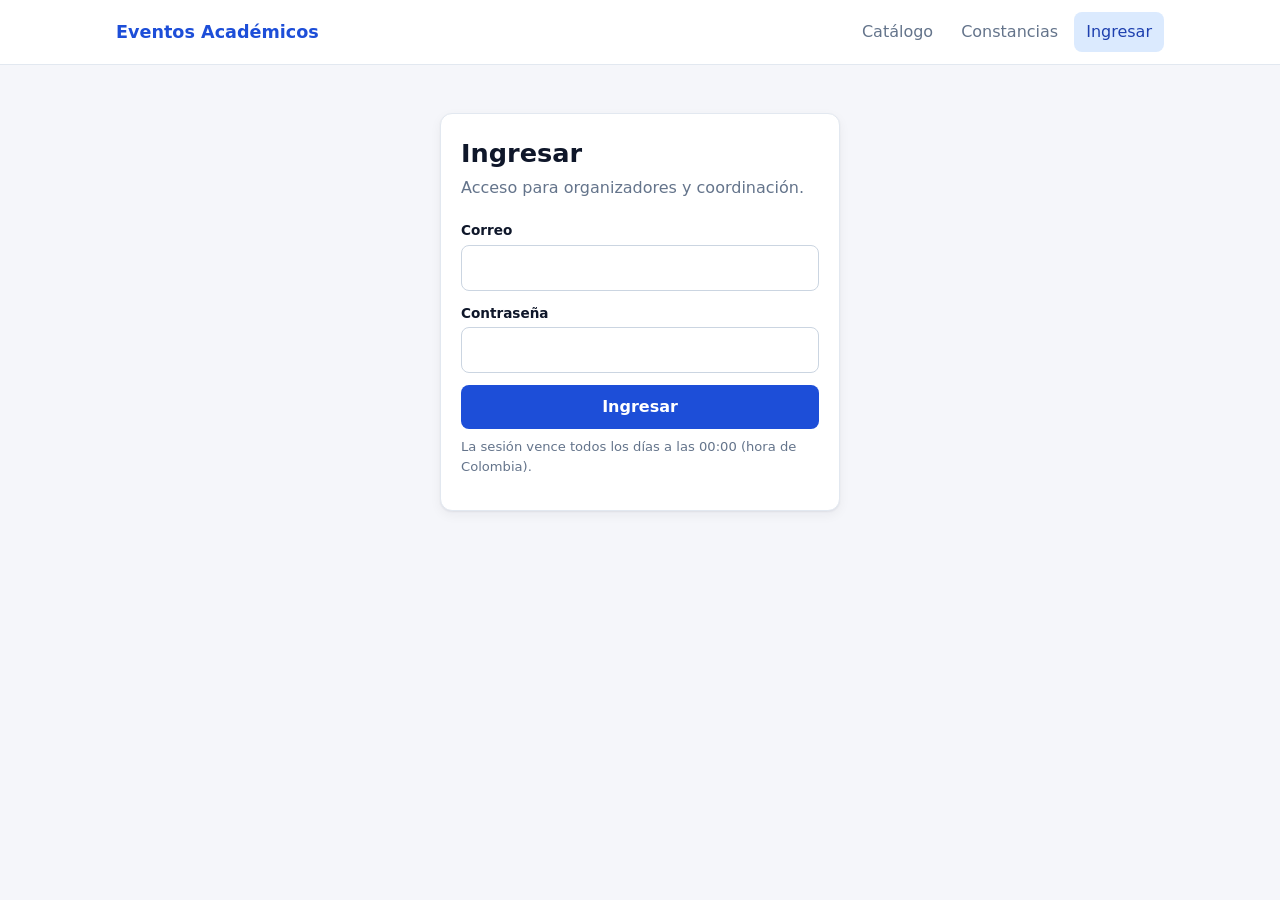
<file: frontend/asistencia.html>
<!doctype html>
<html lang="es">
<head>
  <meta charset="utf-8">
  <meta name="viewport" content="width=device-width, initial-scale=1">
  <title>Asistencia · Eventos académicos</title>
  <link rel="stylesheet" href="css/estilos.css">
</head>
<body>
  <header id="encabezado"></header>
  <main>
    <p><a href="panel.html">← Volver al panel</a></p>
    <div id="msg-pagina"></div>
    <div id="contenido" class="invisible">
      <h1 id="titulo"></h1>
      <p class="sub" id="subtitulo"></p>
      <div id="banner" class="banner"></div>
      <div class="fila" style="margin-bottom:12px">
        <span class="meta" id="resumen"></span>
        <span class="acciones">
          <button class="btn sec" type="button" id="btn-todos">Marcar todos presentes</button>
          <button class="btn" type="button" id="btn-momento">+ Inscribir en el momento</button>
        </span>
      </div>
      <div id="msg-asistencia"></div>
      <div class="card tabla-envoltura" style="padding:0">
        <table>
          <thead><tr><th>Participante</th><th>Correo</th><th>Rol</th><th>Asistencia</th><th></th></tr></thead>
          <tbody id="lista"></tbody>
        </table>
      </div>
      <form id="form-momento" class="card invisible" style="margin-top:16px" novalidate>
        <h2 style="margin-top:0;font-size:1.05rem">Inscribir en el momento</h2>
        <div class="grid2">
          <div><label for="m-nombre">Nombre completo</label><input id="m-nombre" name="nombre_completo" required minlength="3" maxlength="100"></div>
          <div><label for="m-correo">Correo</label><input id="m-correo" name="correo" type="email" required maxlength="254"></div>
          <div><label for="m-documento">Documento</label><input id="m-documento" name="documento" required minlength="5" maxlength="20"></div>
          <div><label for="m-rol">Rol</label>
            <select id="m-rol" name="rol" required>
              <option value="estudiante">Estudiante</option>
              <option value="docente">Docente</option>
              <option value="externo">Externo</option>
            </select></div>
        </div>
        <p style="margin:12px 0 0"><button class="btn" type="submit">Inscribir y marcar presente</button></p>
        <p class="nota">Se aplican las mismas reglas de cupo, duplicados y cruce de horarios.</p>
        <div id="msg-momento"></div>
      </form>
    </div>
  </main>
  <script type="module" src="js/asistencia.js"></script>
</body>
</html>
</file>
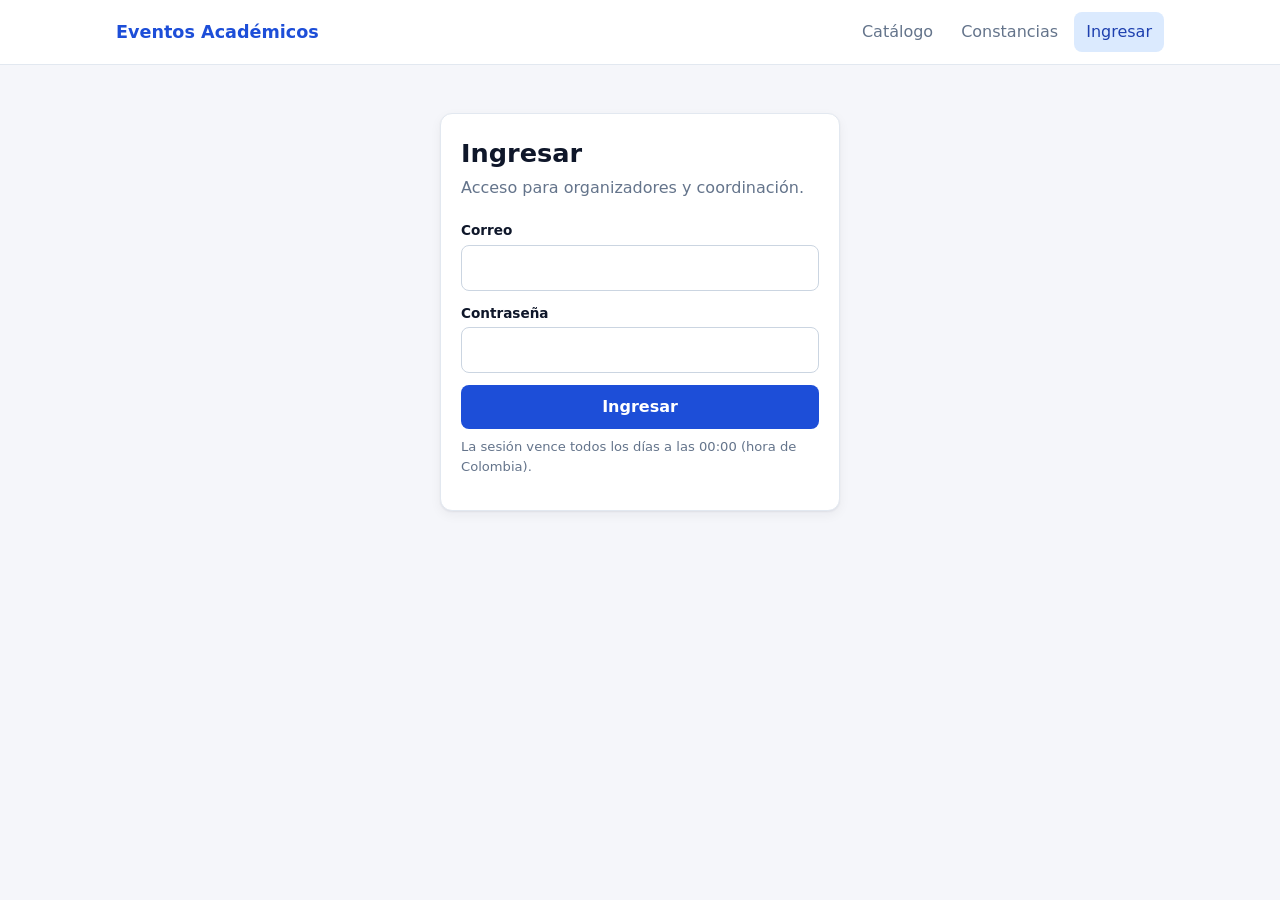
<file: frontend/consolidado.html>
<!doctype html>
<html lang="es">
<head>
  <meta charset="utf-8">
  <meta name="viewport" content="width=device-width, initial-scale=1">
  <title>Consolidado · Eventos académicos</title>
  <link rel="stylesheet" href="css/estilos.css">
</head>
<body>
  <header id="encabezado"></header>
  <main>
    <h1>Consolidado</h1>
    <p class="sub">Eventos, inscripciones y asistencia de toda la institución. Las fechas pasadas se pueden consultar como historial.</p>
    <form id="filtros" class="card filtros" style="padding:14px" novalidate>
      <div class="campo"><label for="f-desde">Desde</label><input type="date" id="f-desde" name="desde"></div>
      <div class="campo"><label for="f-hasta">Hasta</label><input type="date" id="f-hasta" name="hasta"></div>
      <div class="campo"><label for="f-tipo">Tipo</label>
        <select id="f-tipo" name="tipo">
          <option value="">Todos</option>
          <option value="conferencia">Conferencia</option>
          <option value="taller">Taller</option>
          <option value="seminario">Seminario</option>
          <option value="capacitacion">Capacitación</option>
        </select></div>
      <div class="campo"><label for="f-estado">Estado</label>
        <select id="f-estado" name="estado">
          <option value="">Todos</option>
          <option value="borrador">Borrador</option>
          <option value="publicado">Publicado</option>
          <option value="finalizado">Finalizado</option>
          <option value="cancelado">Cancelado</option>
        </select></div>
      <div class="campo"><label for="f-organizador">Organizador</label>
        <select id="f-organizador" name="organizador_id"><option value="">Todos</option></select></div>
      <div style="align-self:end"><button class="btn" type="submit">Aplicar</button></div>
    </form>
    <div id="mensaje"></div>
    <div class="kpis" id="kpis"></div>
    <div class="card tabla-envoltura" style="padding:0">
      <table>
        <thead><tr><th>Evento</th><th>Fecha</th><th>Estado</th><th>Organizador</th><th>Cupo</th><th>Inscritos</th><th>Disponibles</th><th>Asistentes</th><th>% asist.</th></tr></thead>
        <tbody id="tabla"></tbody>
      </table>
    </div>
  </main>
  <script type="module" src="js/consolidado.js"></script>
</body>
</html>
</file>
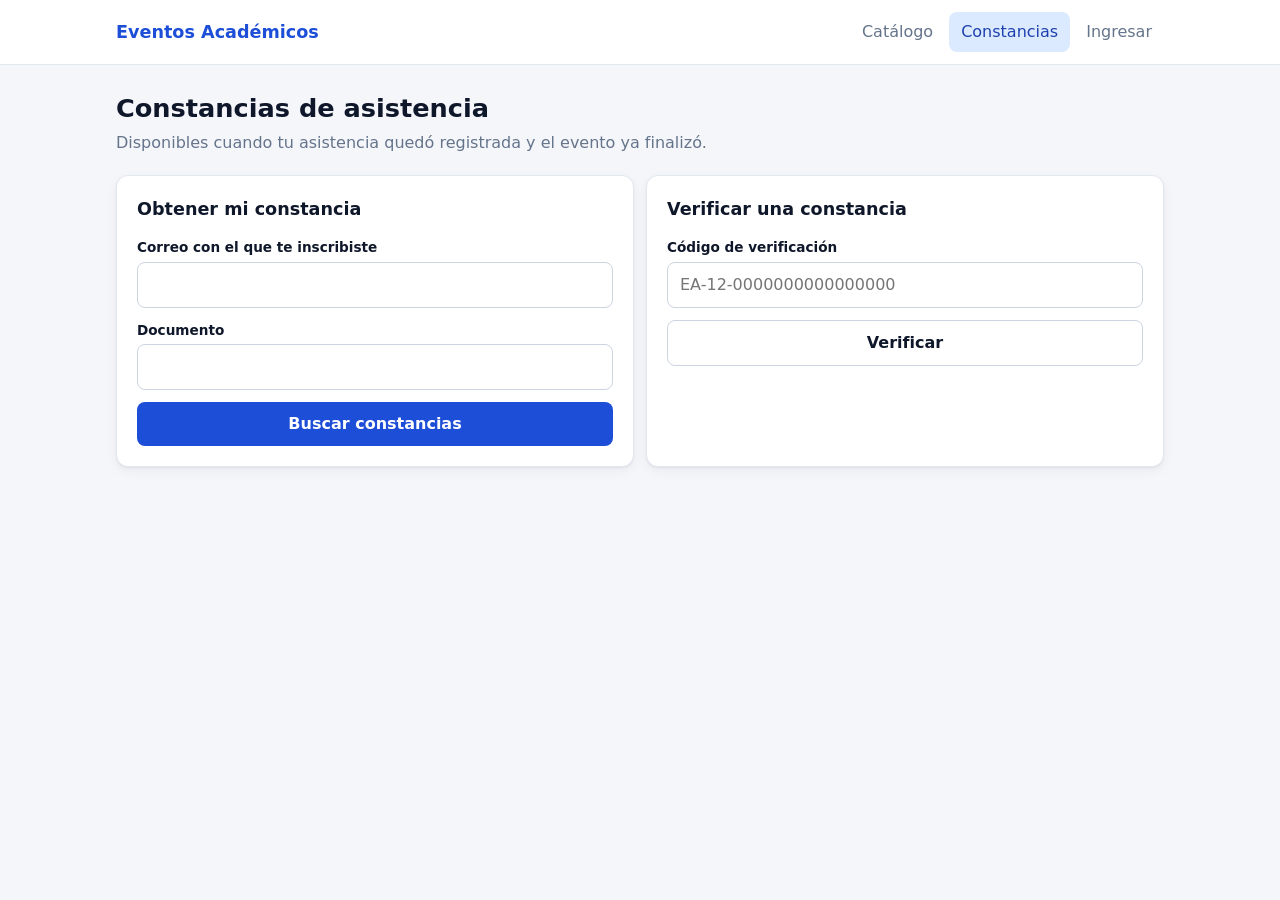
<file: frontend/constancia.html>
<!doctype html>
<html lang="es">
<head>
  <meta charset="utf-8">
  <meta name="viewport" content="width=device-width, initial-scale=1">
  <title>Constancias · Eventos académicos</title>
  <link rel="stylesheet" href="css/estilos.css">
</head>
<body>
  <header id="encabezado"></header>
  <main>
    <div class="no-imprimir">
      <h1>Constancias de asistencia</h1>
      <p class="sub">Disponibles cuando tu asistencia quedó registrada y el evento ya finalizó.</p>
      <div class="grid2">
        <form id="form-obtener" class="card" novalidate>
          <h2 style="margin-top:0;font-size:1.1rem">Obtener mi constancia</h2>
          <div style="display:grid;gap:12px">
            <div><label for="k-correo">Correo con el que te inscribiste</label><input id="k-correo" name="correo" type="email" required maxlength="254"></div>
            <div><label for="k-documento">Documento</label><input id="k-documento" name="documento" required minlength="5" maxlength="20"></div>
            <button class="btn" type="submit">Buscar constancias</button>
          </div>
          <div id="msg-obtener"></div>
        </form>
        <form id="form-verificar" class="card" novalidate>
          <h2 style="margin-top:0;font-size:1.1rem">Verificar una constancia</h2>
          <div style="display:grid;gap:12px">
            <div><label for="k-codigo">Código de verificación</label><input id="k-codigo" name="codigo" required maxlength="40" placeholder="EA-12-0000000000000000"></div>
            <button class="btn sec" type="submit">Verificar</button>
          </div>
          <div id="msg-verificar"></div>
        </form>
      </div>
    </div>
    <div id="resultados"></div>
  </main>
  <script type="module" src="js/constancia.js"></script>
</body>
</html>
</file>
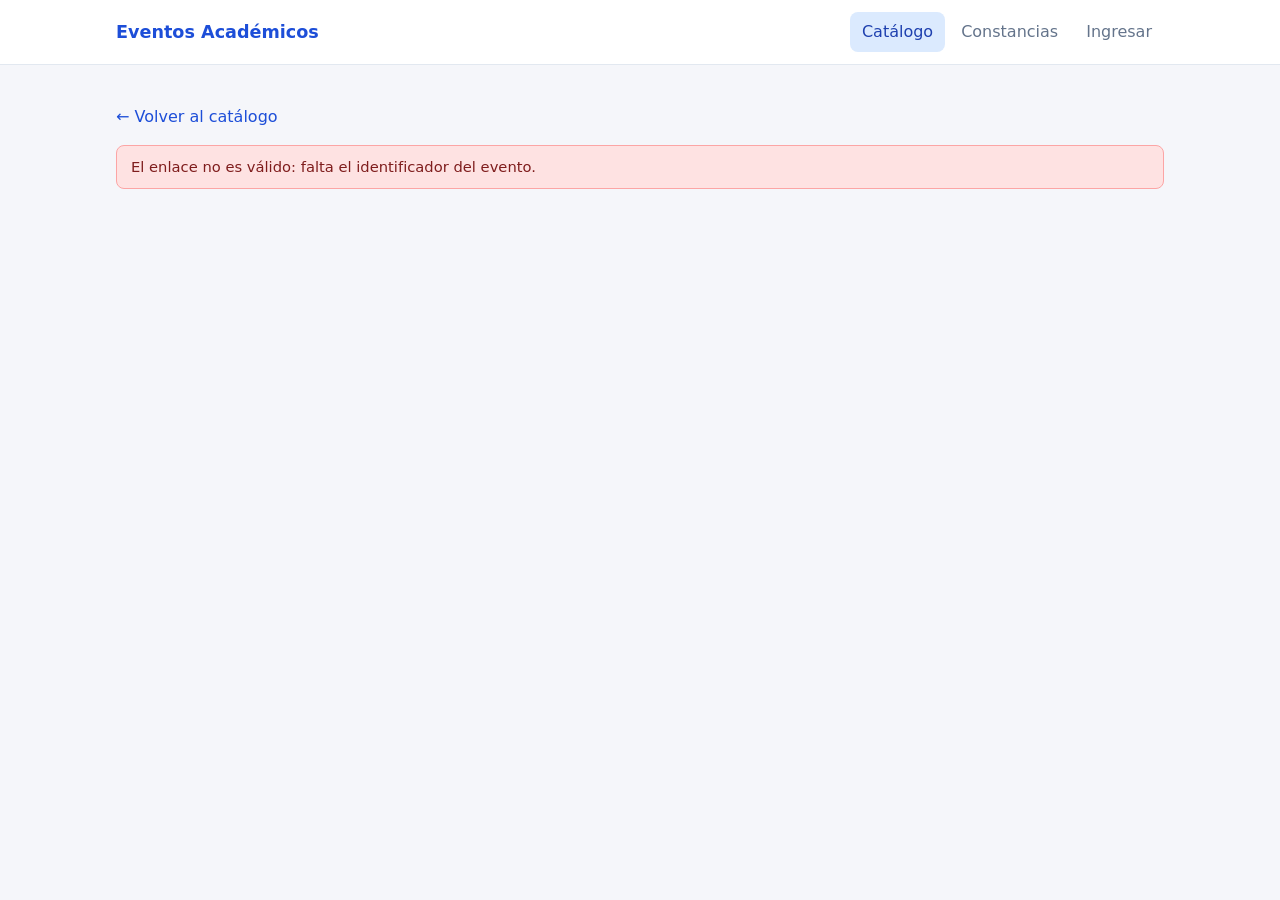
<file: frontend/evento.html>
<!doctype html>
<html lang="es">
<head>
  <meta charset="utf-8">
  <meta name="viewport" content="width=device-width, initial-scale=1">
  <title>Detalle del evento</title>
  <link rel="stylesheet" href="css/estilos.css">
</head>
<body>
  <header id="encabezado"></header>
  <main>
    <p><a href="index.html">← Volver al catálogo</a></p>
    <div id="mensaje-evento"></div>
    <div id="contenido" class="dos invisible">
      <div class="card" id="detalle"></div>
      <div>
        <div class="card">
          <h2 style="margin-top:0;font-size:1.15rem">Inscríbete</h2>
          <div id="aviso-inscripcion"></div>
          <form id="form-inscripcion" style="display:grid;gap:12px" novalidate>
            <div><label for="i-nombre">Nombre completo</label><input id="i-nombre" name="nombre_completo" required minlength="3" maxlength="100" autocomplete="name"></div>
            <div><label for="i-correo">Correo electrónico</label><input id="i-correo" name="correo" type="email" required maxlength="254" autocomplete="email"></div>
            <div class="grid2">
              <div><label for="i-documento">Documento</label><input id="i-documento" name="documento" required minlength="5" maxlength="20" inputmode="text"></div>
              <div><label for="i-rol">Rol</label>
                <select id="i-rol" name="rol" required>
                  <option value="estudiante">Estudiante</option>
                  <option value="docente">Docente</option>
                  <option value="externo">Externo</option>
                </select></div>
            </div>
            <div><label for="i-programa">Programa académico (opcional)</label><input id="i-programa" name="programa" maxlength="100"></div>
            <button class="btn" type="submit" id="btn-inscribir">Inscribirme</button>
          </form>
          <p class="nota">No necesitas crear una cuenta. Tus datos se usan solo para esta actividad.</p>
          <div id="msg-inscripcion"></div>
        </div>
        <div class="card" style="margin-top:16px">
          <h2 style="margin-top:0;font-size:1.05rem">¿Ya te inscribiste? Cancela tu inscripción</h2>
          <form id="form-cancelar" novalidate>
            <div class="grid2">
              <div><label for="c-correo">Correo</label><input id="c-correo" name="correo" type="email" required maxlength="254"></div>
              <div><label for="c-documento">Documento</label><input id="c-documento" name="documento" required maxlength="20"></div>
            </div>
            <p style="margin:12px 0 0"><button class="btn peligro" type="submit">Cancelar mi inscripción</button></p>
          </form>
          <div id="msg-cancelar"></div>
        </div>
      </div>
    </div>
  </main>
  <script type="module" src="js/evento.js"></script>
</body>
</html>
</file>
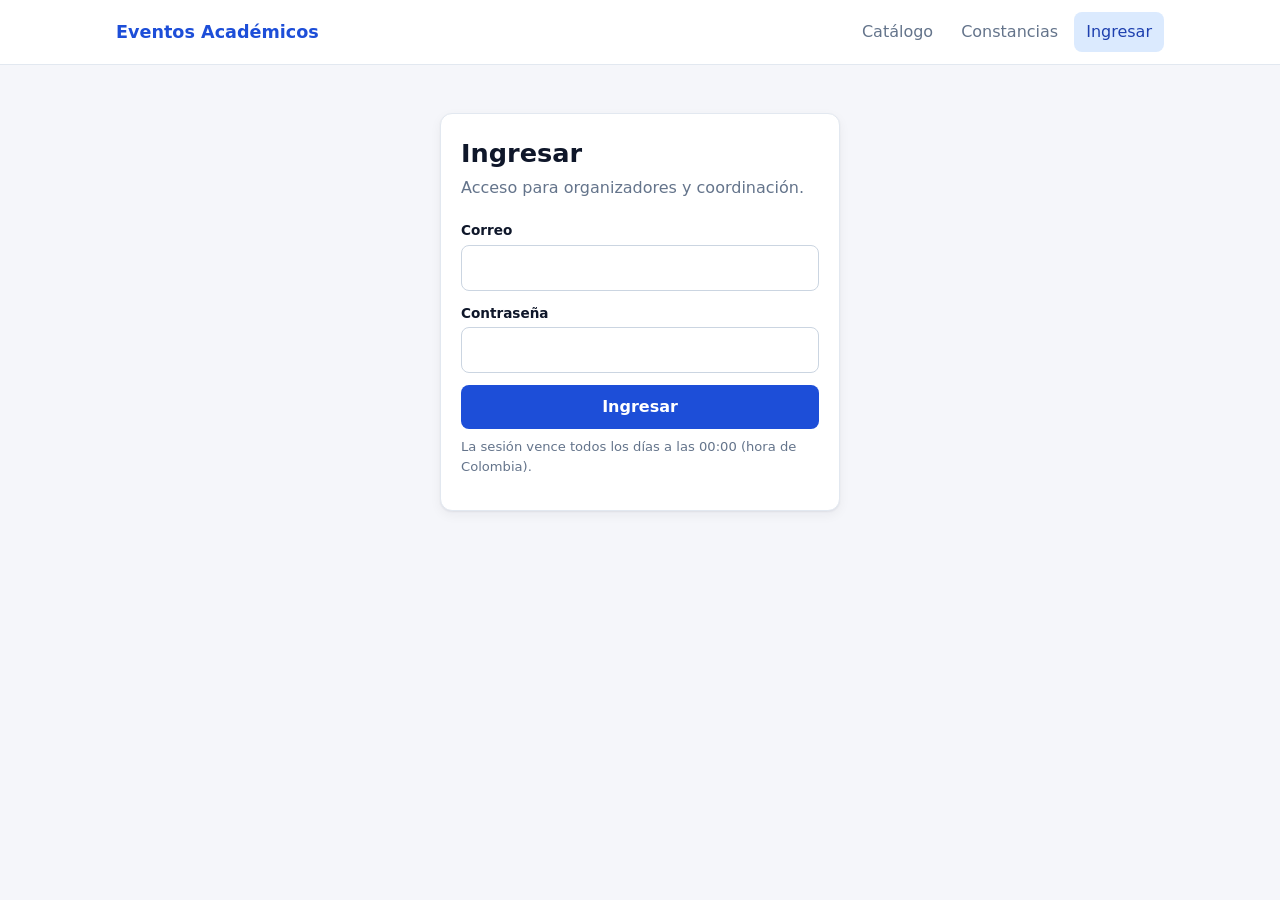
<file: frontend/login.html>
<!doctype html>
<html lang="es">
<head>
  <meta charset="utf-8">
  <meta name="viewport" content="width=device-width, initial-scale=1">
  <title>Ingresar · Eventos académicos</title>
  <link rel="stylesheet" href="css/estilos.css">
</head>
<body>
  <header id="encabezado"></header>
  <main>
    <div class="card login">
      <h1>Ingresar</h1>
      <p class="sub">Acceso para organizadores y coordinación.</p>
      <div id="aviso"></div>
      <form id="form-login" style="display:grid;gap:12px" novalidate>
        <div><label for="l-correo">Correo</label><input id="l-correo" name="correo" type="email" required maxlength="254" autocomplete="username"></div>
        <div><label for="l-password">Contraseña</label><input id="l-password" name="password" type="password" required maxlength="128" autocomplete="current-password"></div>
        <button class="btn" type="submit" id="btn-login">Ingresar</button>
      </form>
      <div id="mensaje"></div>
      <p class="nota">La sesión vence todos los días a las 00:00 (hora de Colombia).</p>
    </div>
  </main>
  <script type="module" src="js/login.js"></script>
</body>
</html>
</file>
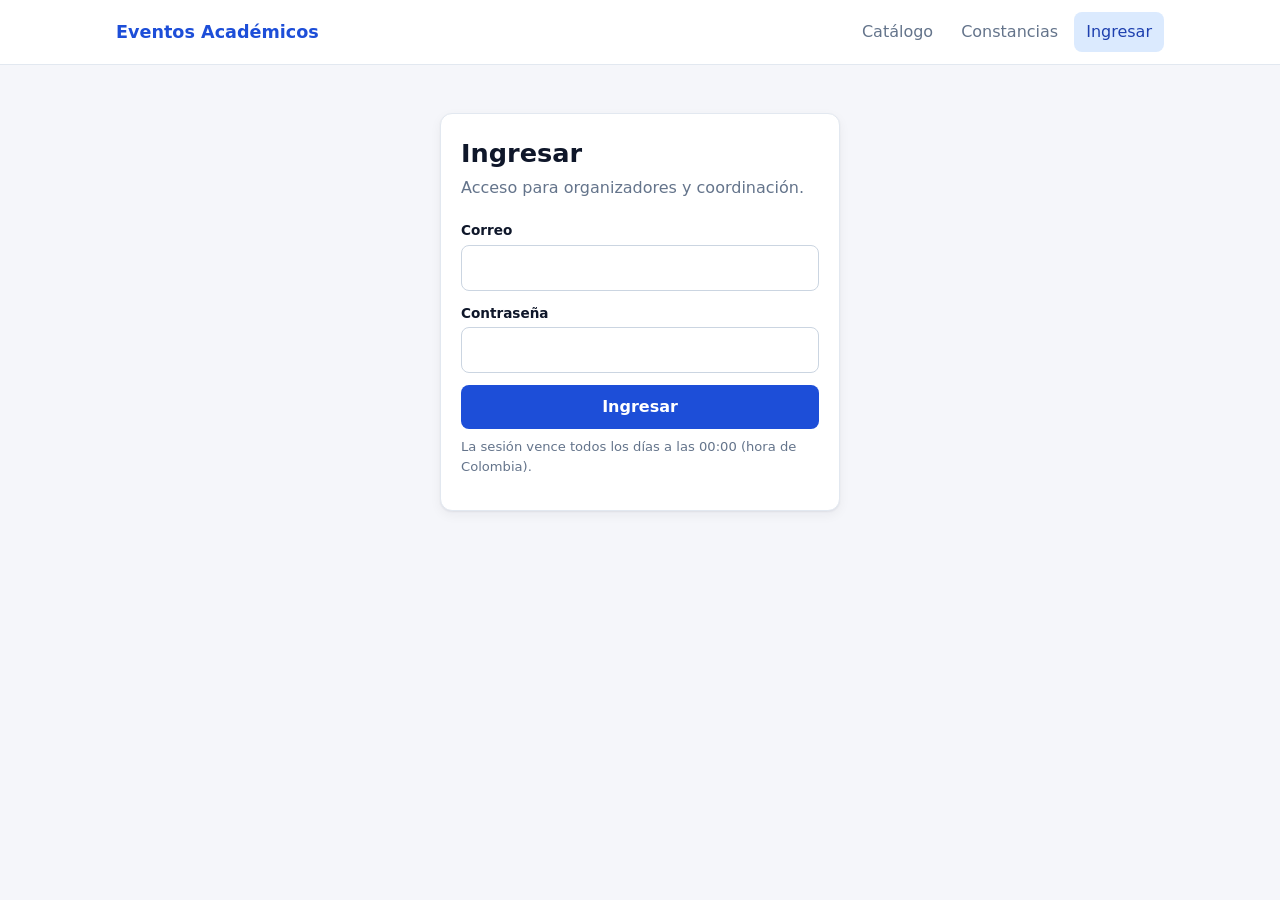
<file: frontend/panel.html>
<!doctype html>
<html lang="es">
<head>
  <meta charset="utf-8">
  <meta name="viewport" content="width=device-width, initial-scale=1">
  <title>Panel de eventos · Eventos académicos</title>
  <link rel="stylesheet" href="css/estilos.css">
</head>
<body>
  <header id="encabezado"></header>
  <main>
    <div class="fila">
      <div><h1>Panel de eventos</h1><p class="sub" id="subtitulo"></p></div>
      <button class="btn" type="button" id="btn-nuevo">+ Nuevo evento</button>
    </div>
    <div class="card filtros" style="padding:14px">
      <div class="campo"><label for="f-estado">Estado</label>
        <select id="f-estado">
          <option value="">Todos</option>
          <option value="borrador">Borrador</option>
          <option value="publicado">Publicado</option>
          <option value="finalizado">Finalizado</option>
          <option value="cancelado">Cancelado</option>
        </select></div>
    </div>
    <div id="msg-panel"></div>
    <div class="card tabla-envoltura" style="padding:0">
      <table>
        <thead><tr><th>Evento</th><th>Fecha</th><th>Estado</th><th>Inscritos</th><th id="th-organizador" class="invisible">Organizador</th><th>Acciones</th></tr></thead>
        <tbody id="tabla"></tbody>
      </table>
    </div>

    <h2 id="titulo-form" style="font-size:1.15rem;margin-top:28px">Nuevo evento</h2>
    <form id="form-evento" class="card" novalidate>
      <div class="grid2">
        <div><label for="ev-titulo">Título *</label><input id="ev-titulo" name="titulo" required minlength="3" maxlength="150"></div>
        <div><label for="ev-tipo">Tipo *</label>
          <select id="ev-tipo" name="tipo" required>
            <option value="">Selecciona…</option>
            <option value="conferencia">Conferencia</option>
            <option value="taller">Taller</option>
            <option value="seminario">Seminario</option>
            <option value="capacitacion">Capacitación</option>
          </select></div>
        <div><label for="ev-inicio">Inicio * <span class="nota-fecha">(desde ahora en adelante)</span></label><input type="datetime-local" id="ev-inicio" name="inicio" required></div>
        <div><label for="ev-fin">Fin * <span class="nota-fecha">(máx. 8 horas después del inicio)</span></label><input type="datetime-local" id="ev-fin" name="fin" required disabled></div>
        <div><label for="ev-lugar">Lugar o enlace *</label><input id="ev-lugar" name="lugar" required minlength="2" maxlength="200"></div>
        <div><label for="ev-cupo">Cupo máximo *</label><input type="number" id="ev-cupo" name="cupo" required min="1" max="10000" step="1"></div>
        <div id="campo-organizador" class="campo-completo invisible"><label for="ev-organizador">Organizador responsable</label><select id="ev-organizador" name="organizador_id"></select></div>
        <div class="campo-completo"><label for="ev-imagen">Imagen (dirección https, opcional)</label><input id="ev-imagen" name="imagen_url" maxlength="500" placeholder="https://"></div>
        <div class="campo-completo"><label for="ev-descripcion">Descripción</label><textarea id="ev-descripcion" name="descripcion" rows="3" maxlength="2000"></textarea></div>
      </div>
      <p class="acciones" style="margin:16px 0 0">
        <button class="btn" type="submit" id="btn-guardar">Guardar borrador</button>
        <button class="btn sec" type="button" id="btn-publicar">Guardar y publicar</button>
        <button class="btn sec invisible" type="button" id="btn-cancelar-edicion">Cancelar edición</button>
      </p>
      <div id="msg-form"></div>
    </form>
  </main>
  <script type="module" src="js/panel.js"></script>
</body>
</html>
</file>
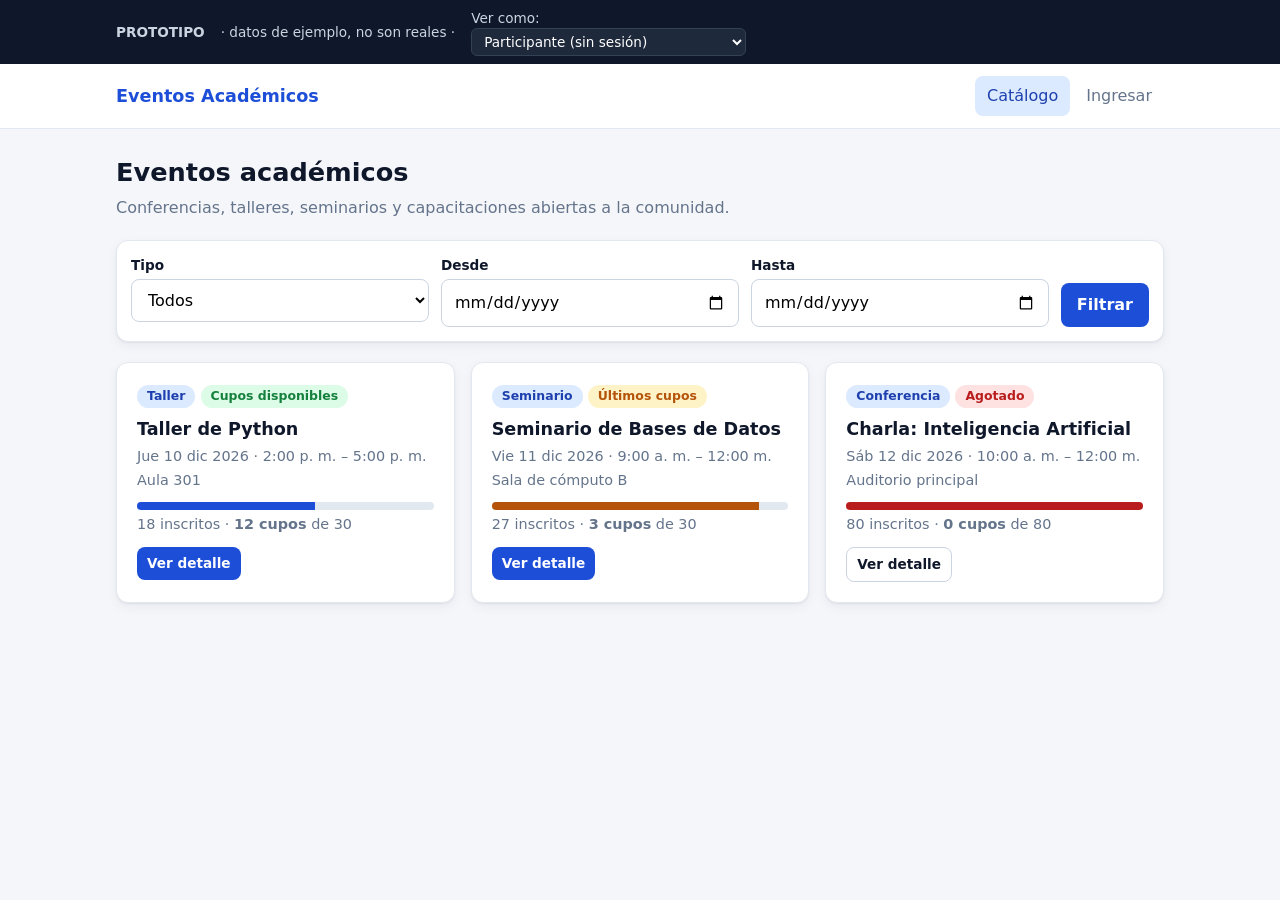
<file: docs/prototipos/prototipo-interfaz.html>
<!doctype html>
<html lang="es">
<head>
<meta charset="utf-8">
<meta name="viewport" content="width=device-width, initial-scale=1">
<title>Prototipo de interfaz - Eventos académicos</title>
<style>
  :root{
    --bg:#f5f6fa; --card:#fff; --texto:#0f172a; --suave:#64748b; --borde:#e2e8f0;
    --primario:#1d4ed8; --primario-osc:#1e40af; --primario-claro:#dbeafe;
    --ok:#15803d; --ok-bg:#dcfce7; --aviso:#b45309; --aviso-bg:#fef3c7; --error:#b91c1c; --error-bg:#fee2e2;
    --radio:12px; --sombra:0 1px 2px rgba(15,23,42,.06),0 4px 12px rgba(15,23,42,.05);
  }
  *{box-sizing:border-box}
  body{margin:0;font-family:system-ui,-apple-system,"Segoe UI",Roboto,sans-serif;background:var(--bg);color:var(--texto);line-height:1.5}
  a{color:var(--primario);text-decoration:none}
  header{background:var(--card);border-bottom:1px solid var(--borde);position:sticky;top:0;z-index:5}
  .barra{max-width:1080px;margin:0 auto;padding:12px 16px;display:flex;align-items:center;gap:16px;flex-wrap:wrap}
  .logo{font-weight:700;font-size:1.1rem;color:var(--primario);margin-right:auto}
  nav{display:flex;gap:4px;flex-wrap:wrap}
  nav a{padding:8px 12px;border-radius:8px;color:var(--suave);font-weight:500}
  nav a:hover,nav a.activo{background:var(--primario-claro);color:var(--primario-osc)}
  .solo-personal{display:none}
  body[data-rol="organizador"] .solo-personal,body[data-rol="coordinacion"] .solo-personal{display:inline-block}
  body[data-rol="organizador"] .solo-coord{display:none}
  .solo-coord{display:none}
  body[data-rol="coordinacion"] .solo-coord{display:inline-block}
  body[data-rol="participante"] .solo-sesion{display:none}
  body[data-rol="coordinacion"] td.solo-coord,body[data-rol="coordinacion"] th.solo-coord{display:table-cell}
  .demo{background:#0f172a;color:#cbd5e1;font-size:.85rem}
  .demo .barra{padding:8px 16px}
  .demo select{background:#1e293b;color:#fff;border:1px solid #334155;border-radius:6px;padding:4px 8px}
  main{max-width:1080px;margin:0 auto;padding:24px 16px 64px}
  section.pantalla{display:none}
  section.pantalla.visible{display:block}
  h1{font-size:1.6rem;margin:0 0 4px}
  .sub{color:var(--suave);margin:0 0 20px}
  .card{background:var(--card);border:1px solid var(--borde);border-radius:var(--radio);box-shadow:var(--sombra);padding:20px}
  .filtros{display:flex;gap:12px;flex-wrap:wrap;margin-bottom:20px}
  label{display:block;font-size:.85rem;font-weight:600;margin-bottom:4px}
  input,select,textarea{width:100%;padding:10px 12px;border:1px solid #cbd5e1;border-radius:8px;font:inherit;background:#fff}
  input:focus,select:focus,textarea:focus,button:focus-visible{outline:3px solid #93c5fd;outline-offset:1px}
  .campo{flex:1;min-width:150px}
  .btn{display:inline-block;border:0;border-radius:8px;padding:10px 16px;font:inherit;font-weight:600;cursor:pointer;background:var(--primario);color:#fff}
  .btn:hover{background:var(--primario-osc)}
  .btn.sec{background:#fff;color:var(--texto);border:1px solid #cbd5e1}
  .btn.sec:hover{background:#f1f5f9}
  .btn.peligro{background:#fff;color:var(--error);border:1px solid #fecaca}
  .btn.peligro:hover{background:var(--error-bg)}
  .btn.peq{padding:6px 10px;font-size:.85rem}
  .btn[disabled]{opacity:.5;cursor:not-allowed}
  .rejilla{display:grid;grid-template-columns:repeat(auto-fill,minmax(300px,1fr));gap:16px}
  .evento h3{margin:8px 0 4px;font-size:1.1rem}
  .meta{color:var(--suave);font-size:.9rem;margin:2px 0}
  .chip{display:inline-block;padding:2px 10px;border-radius:999px;font-size:.78rem;font-weight:600}
  .chip.tipo{background:var(--primario-claro);color:var(--primario-osc)}
  .chip.ok{background:var(--ok-bg);color:var(--ok)}
  .chip.aviso{background:var(--aviso-bg);color:var(--aviso)}
  .chip.error{background:var(--error-bg);color:var(--error)}
  .chip.gris{background:#e2e8f0;color:#334155}
  .barra-cupo{height:8px;background:#e2e8f0;border-radius:999px;overflow:hidden;margin:10px 0 4px}
  .barra-cupo span{display:block;height:100%;background:var(--primario)}
  .barra-cupo.lleno span{background:var(--error)}
  .barra-cupo.casi span{background:var(--aviso)}
  .fila{display:flex;justify-content:space-between;align-items:center;gap:12px;flex-wrap:wrap}
  .dos{display:grid;grid-template-columns:1.2fr 1fr;gap:20px}
  .grid2{display:grid;grid-template-columns:1fr 1fr;gap:12px}
  .alerta{border-radius:8px;padding:10px 14px;font-size:.92rem;margin-top:12px;border:1px solid}
  .alerta.ok{background:var(--ok-bg);color:#14532d;border-color:#86efac}
  .alerta.error{background:var(--error-bg);color:#7f1d1d;border-color:#fca5a5}
  .alerta.aviso{background:var(--aviso-bg);color:#78350f;border-color:#fcd34d}
  .tabla-envoltura{overflow-x:auto}
  table{width:100%;border-collapse:collapse;font-size:.92rem}
  th,td{text-align:left;padding:10px 12px;border-bottom:1px solid var(--borde);white-space:nowrap}
  th{font-size:.78rem;text-transform:uppercase;letter-spacing:.04em;color:var(--suave)}
  .kpis{display:grid;grid-template-columns:repeat(auto-fit,minmax(180px,1fr));gap:12px;margin-bottom:20px}
  .kpi .num{font-size:1.9rem;font-weight:700}
  .kpi .eti{color:var(--suave);font-size:.85rem}
  .acciones{display:flex;gap:6px;flex-wrap:wrap}
  .seg{display:inline-flex;border:1px solid #cbd5e1;border-radius:8px;overflow:hidden}
  .seg button{border:0;background:#fff;padding:6px 12px;font:inherit;cursor:pointer}
  .seg button.on.pres{background:var(--ok);color:#fff}
  .seg button.on.aus{background:var(--error);color:#fff}
  .login{max-width:400px;margin:24px auto}
  .nota{font-size:.82rem;color:var(--suave);margin-top:8px}
  .banner{background:var(--primario-claro);color:var(--primario-osc);border-radius:8px;padding:10px 14px;margin-bottom:16px;font-size:.92rem}
  @media (max-width:760px){.dos{grid-template-columns:1fr}.grid2{grid-template-columns:1fr}}
</style>
</head>
<body data-rol="participante">

<div class="demo"><div class="barra">
  <strong>PROTOTIPO</strong> · datos de ejemplo, no son reales ·
  <label style="display:inline;margin:0;font-weight:400">Ver como:
    <select id="rol">
      <option value="participante">Participante (sin sesión)</option>
      <option value="organizador">Organizador</option>
      <option value="coordinacion">Coordinación</option>
    </select>
  </label>
</div></div>

<header><div class="barra">
  <span class="logo">Eventos Académicos</span>
  <nav>
    <a href="#catalogo" data-p="catalogo">Catálogo</a>
    <a href="#panel" data-p="panel" class="solo-personal">Panel</a>
    <a href="#asistencia" data-p="asistencia" class="solo-personal">Asistencia</a>
    <a href="#consolidado" data-p="consolidado" class="solo-coord">Consolidado</a>
    <a href="#login" data-p="login" class="solo-part">Ingresar</a>
  </nav>
</div></header>

<main>

<!-- CATÁLOGO -->
<section class="pantalla" id="catalogo">
  <h1>Eventos académicos</h1>
  <p class="sub">Conferencias, talleres, seminarios y capacitaciones abiertas a la comunidad.</p>
  <div class="card filtros" style="padding:14px">
    <div class="campo"><label>Tipo</label><select><option>Todos</option><option>Conferencia</option><option>Taller</option><option>Seminario</option><option>Capacitación</option></select></div>
    <div class="campo"><label>Desde</label><input type="date"></div>
    <div class="campo"><label>Hasta</label><input type="date"></div>
    <div style="align-self:end"><button class="btn">Filtrar</button></div>
  </div>
  <div class="rejilla">
    <article class="card evento">
      <span class="chip tipo">Taller</span> <span class="chip ok">Cupos disponibles</span>
      <h3>Taller de Python</h3>
      <p class="meta">Jue 10 dic 2026 · 2:00 p. m. – 5:00 p. m.</p>
      <p class="meta">Aula 301</p>
      <div class="barra-cupo"><span style="width:60%"></span></div>
      <p class="meta">18 inscritos · <strong>12 cupos</strong> de 30</p>
      <p style="margin:12px 0 0"><a class="btn peq" href="#detalle">Ver detalle</a></p>
    </article>
    <article class="card evento">
      <span class="chip tipo">Seminario</span> <span class="chip aviso">Últimos cupos</span>
      <h3>Seminario de Bases de Datos</h3>
      <p class="meta">Vie 11 dic 2026 · 9:00 a. m. – 12:00 m.</p>
      <p class="meta">Sala de cómputo B</p>
      <div class="barra-cupo casi"><span style="width:90%"></span></div>
      <p class="meta">27 inscritos · <strong>3 cupos</strong> de 30</p>
      <p style="margin:12px 0 0"><a class="btn peq" href="#detalle">Ver detalle</a></p>
    </article>
    <article class="card evento">
      <span class="chip tipo">Conferencia</span> <span class="chip error">Agotado</span>
      <h3>Charla: Inteligencia Artificial</h3>
      <p class="meta">Sáb 12 dic 2026 · 10:00 a. m. – 12:00 m.</p>
      <p class="meta">Auditorio principal</p>
      <div class="barra-cupo lleno"><span style="width:100%"></span></div>
      <p class="meta">80 inscritos · <strong>0 cupos</strong> de 80</p>
      <p style="margin:12px 0 0"><a class="btn sec peq" href="#detalle">Ver detalle</a></p>
    </article>
  </div>
</section>

<!-- DETALLE -->
<section class="pantalla" id="detalle">
  <p><a href="#catalogo">← Volver al catálogo</a></p>
  <div class="dos">
    <div class="card">
      <span class="chip tipo">Taller</span> <span class="chip ok">Cupos disponibles</span>
      <h1 style="margin-top:8px">Taller de Python</h1>
      <p class="meta">Jueves 10 de diciembre de 2026 · 2:00 p. m. – 5:00 p. m. (hora de Colombia)</p>
      <p class="meta">Aula 301 · Organiza: Ana Torres</p>
      <div class="barra-cupo"><span style="width:60%"></span></div>
      <p class="meta"><strong>12 cupos disponibles</strong> de 30</p>
      <p>Introducción práctica a Python: variables, funciones y consumo de una API. Trae tu portátil.</p>
    </div>
    <div>
      <div class="card">
        <h2 style="margin-top:0;font-size:1.15rem">Inscríbete</h2>
        <div style="display:grid;gap:12px">
          <div><label>Nombre completo</label><input placeholder="Laura Gómez"></div>
          <div><label>Correo electrónico</label><input type="email" placeholder="laura@ejemplo.test"></div>
          <div class="grid2">
            <div><label>Documento</label><input placeholder="1000000001"></div>
            <div><label>Rol</label><select><option>Estudiante</option><option>Docente</option><option>Externo</option></select></div>
          </div>
          <div><label>Programa académico (opcional)</label><input placeholder="Desarrollo de Software"></div>
          <button class="btn">Inscribirme</button>
        </div>
        <p class="nota">No necesitas crear una cuenta. Tus datos se usan solo para esta actividad.</p>
      </div>
      <div class="card" style="margin-top:16px">
        <h2 style="margin-top:0;font-size:1.05rem">¿Ya te inscribiste? Cancela tu inscripción</h2>
        <div class="grid2">
          <div><label>Correo</label><input type="email"></div>
          <div><label>Documento</label><input></div>
        </div>
        <p style="margin:12px 0 0"><button class="btn peligro">Cancelar mi inscripción</button></p>
      </div>
    </div>
  </div>
  <h2 style="font-size:1.05rem;margin-top:28px">Mensajes del sistema (ejemplos)</h2>
  <div class="alerta ok">Inscripción confirmada. Quedan 11 cupos.</div>
  <div class="alerta error">El evento no tiene cupos disponibles.</div>
  <div class="alerta error">Ya tienes una inscripción activa en este evento.</div>
  <div class="alerta aviso">Este evento se cruza con "Seminario de Bases de Datos" (11 dic, 9:00 a. m.).</div>
</section>

<!-- LOGIN -->
<section class="pantalla" id="login">
  <div class="card login">
    <h1>Ingresar</h1>
    <p class="sub">Acceso para organizadores y coordinación.</p>
    <div style="display:grid;gap:12px">
      <div><label>Correo</label><input type="email" placeholder="organizador@ejemplo.test"></div>
      <div><label>Contraseña</label><input type="password"></div>
      <button class="btn">Ingresar</button>
    </div>
    <div class="alerta error">Correo o contraseña incorrectos.</div>
    <p class="nota">La sesión vence todos los días a las 00:00 (hora de Colombia).</p>
  </div>
</section>

<!-- PANEL -->
<section class="pantalla" id="panel">
  <div class="fila"><div><h1>Panel de eventos</h1>
    <p class="sub"><span class="solo-coord">Todos los eventos de la institución.</span> Tus eventos y su estado.</p></div>
    <button class="btn">+ Nuevo evento</button></div>
  <div class="card tabla-envoltura" style="padding:0">
    <table>
      <thead><tr><th>Evento</th><th>Fecha</th><th>Estado</th><th>Inscritos</th><th class="solo-coord">Organizador</th><th>Acciones</th></tr></thead>
      <tbody>
        <tr><td><strong>Taller de Python</strong><br><span class="meta">Taller</span></td><td>10 dic · 2:00 p. m.</td><td><span class="chip ok">Publicado</span></td><td>18 / 30</td><td class="solo-coord">Ana Torres</td>
          <td class="acciones"><button class="btn sec peq">Editar</button><a class="btn peq" href="#asistencia">Asistencia</a><button class="btn peligro peq">Cancelar</button></td></tr>
        <tr><td><strong>Taller de Git y GitHub</strong><br><span class="meta">Taller</span></td><td>15 dic · 8:00 a. m.</td><td><span class="chip gris">Borrador</span></td><td>0 / 25</td><td class="solo-coord">Ana Torres</td>
          <td class="acciones"><button class="btn sec peq">Editar</button><button class="btn peq">Publicar</button></td></tr>
        <tr><td><strong>Seminario de Bases de Datos</strong><br><span class="meta">Seminario</span></td><td>11 dic · 9:00 a. m.</td><td><span class="chip ok">Publicado</span></td><td>27 / 30</td><td class="solo-coord">Carlos Ruiz</td>
          <td class="acciones"><button class="btn sec peq">Editar</button><a class="btn peq" href="#asistencia">Asistencia</a><button class="btn peligro peq">Cancelar</button></td></tr>
        <tr><td><strong>Taller de HTML</strong><br><span class="meta">Taller</span></td><td>2 dic · 3:00 p. m.</td><td><span class="chip gris">Finalizado</span></td><td>20 / 20</td><td class="solo-coord">Carlos Ruiz</td>
          <td class="acciones"><a class="btn sec peq" href="#asistencia">Ver asistencia</a></td></tr>
      </tbody>
    </table>
  </div>
  <h2 style="font-size:1.15rem;margin-top:28px">Nuevo evento</h2>
  <div class="card">
    <div class="grid2">
      <div><label>Título *</label><input placeholder="Taller de Python"></div>
      <div><label>Tipo *</label><select><option>Conferencia</option><option>Taller</option><option>Seminario</option><option>Capacitación</option></select></div>
      <div><label>Inicio * <span class="nota">(desde ahora en adelante)</span></label><input type="datetime-local" id="ev-inicio"></div>
      <div><label>Fin * <span class="nota">(máx. 8 horas después del inicio)</span></label><input type="datetime-local" id="ev-fin" disabled></div>
      <div><label>Lugar o enlace *</label><input placeholder="Aula 301"></div>
      <div><label>Cupo máximo *</label><input type="number" min="1" placeholder="30"></div>
      <div class="solo-coord" style="grid-column:1/-1"><label>Organizador responsable</label><select><option>Yo (coordinación)</option><option>Ana Torres</option><option>Carlos Ruiz</option></select></div>
      <div style="grid-column:1/-1"><label>Descripción</label><textarea rows="3"></textarea></div>
    </div>
    <p style="margin:16px 0 0" class="acciones"><button class="btn">Guardar borrador</button><button class="btn sec">Guardar y publicar</button></p>
    <div class="alerta error">La duración máxima de un evento es de 8 horas.</div>
  </div>
</section>

<!-- ASISTENCIA -->
<section class="pantalla" id="asistencia">
  <p><a href="#panel">← Volver al panel</a></p>
  <h1>Taller de Python — Asistencia</h1>
  <p class="sub">Aula 301 · 10 dic 2026 · 2:00 p. m. – 5:00 p. m.</p>
  <div class="banner">Registro abierto hasta las <strong>7:00 p. m.</strong> · Corrección posible hasta el día siguiente a las 5:00 p. m.</div>
  <div class="fila" style="margin-bottom:12px">
    <span class="meta" id="resumen"></span>
    <span class="acciones"><button class="btn sec" id="todos">Marcar todos presentes</button><button class="btn" id="momento">+ Inscribir en el momento</button></span>
  </div>
  <div class="card tabla-envoltura" style="padding:0">
    <table>
      <thead><tr><th>Participante</th><th>Correo</th><th>Rol</th><th>Asistencia</th></tr></thead>
      <tbody id="lista"></tbody>
    </table>
  </div>
  <div id="form-momento" class="card" style="margin-top:16px;display:none">
    <h2 style="margin-top:0;font-size:1.05rem">Inscribir en el momento</h2>
    <div class="grid2">
      <div><label>Nombre completo</label><input></div><div><label>Correo</label><input type="email"></div>
      <div><label>Documento</label><input></div><div><label>Rol</label><select><option>Estudiante</option><option>Docente</option><option>Externo</option></select></div>
    </div>
    <p style="margin:12px 0 0"><button class="btn">Inscribir y marcar presente</button></p>
    <div class="alerta aviso">Solo hay 12 cupos. Se aplican las mismas reglas de cupo, duplicados y cruce de horarios.</div>
  </div>
</section>

<!-- CONSOLIDADO -->
<section class="pantalla" id="consolidado">
  <h1>Consolidado</h1>
  <p class="sub">Eventos, inscripciones y asistencia de toda la institución. Las fechas pasadas se pueden consultar como historial.</p>
  <div class="card filtros" style="padding:14px">
    <div class="campo"><label>Desde</label><input type="date"></div>
    <div class="campo"><label>Hasta</label><input type="date"></div>
    <div class="campo"><label>Tipo</label><select><option>Todos</option><option>Taller</option><option>Seminario</option></select></div>
    <div class="campo"><label>Estado</label><select><option>Todos</option><option>Publicado</option><option>Finalizado</option><option>Cancelado</option></select></div>
    <div class="campo"><label>Organizador</label><select><option>Todos</option><option>Ana Torres</option><option>Carlos Ruiz</option></select></div>
    <div style="align-self:end"><button class="btn">Aplicar</button></div>
  </div>
  <div class="kpis">
    <div class="card kpi"><div class="num">8</div><div class="eti">Eventos</div></div>
    <div class="card kpi"><div class="num">210</div><div class="eti">Inscripciones activas</div></div>
    <div class="card kpi"><div class="num">164</div><div class="eti">Asistentes</div></div>
    <div class="card kpi"><div class="num">78 %</div><div class="eti">Asistencia promedio</div></div>
  </div>
  <div class="card tabla-envoltura" style="padding:0">
    <table>
      <thead><tr><th>Evento</th><th>Fecha</th><th>Estado</th><th>Organizador</th><th>Cupo</th><th>Inscritos</th><th>Disponibles</th><th>Asistentes</th><th>% asist.</th></tr></thead>
      <tbody>
        <tr><td>Taller de HTML</td><td>2 dic</td><td><span class="chip gris">Finalizado</span></td><td>Carlos Ruiz</td><td>20</td><td>20</td><td>0</td><td>17</td><td>85 %</td></tr>
        <tr><td>Taller de Python</td><td>10 dic</td><td><span class="chip ok">Publicado</span></td><td>Ana Torres</td><td>30</td><td>18</td><td>12</td><td>—</td><td>—</td></tr>
        <tr><td>Seminario de Bases de Datos</td><td>11 dic</td><td><span class="chip ok">Publicado</span></td><td>Carlos Ruiz</td><td>30</td><td>27</td><td>3</td><td>—</td><td>—</td></tr>
        <tr><td>Charla: Inteligencia Artificial</td><td>12 dic</td><td><span class="chip ok">Publicado</span></td><td>Ana Torres</td><td>80</td><td>80</td><td>0</td><td>—</td><td>—</td></tr>
        <tr><td>Taller de Excel</td><td>20 nov</td><td><span class="chip error">Cancelado</span></td><td>Ana Torres</td><td>25</td><td>0</td><td>25</td><td>—</td><td>—</td></tr>
      </tbody>
    </table>
  </div>
</section>

</main>

<script>
  const personas = [
    ['Laura Gómez','laura.gomez@ejemplo.test','Estudiante','p'],
    ['Carlos Ruiz','carlos.ruiz@ejemplo.test','Docente','p'],
    ['María Pérez','maria.perez@ejemplo.test','Estudiante','a'],
    ['Andrés Díaz','andres.diaz@ejemplo.test','Externo','p'],
    ['Sofía Herrera','sofia.herrera@ejemplo.test','Estudiante','a']
  ];
  const lista = document.getElementById('lista');
  function pintar(){
    lista.innerHTML = personas.map((p,i)=>`<tr><td><strong>${p[0]}</strong></td><td>${p[1]}</td><td>${p[2]}</td>
      <td><span class="seg"><button class="pres ${p[3]==='p'?'on':''}" data-i="${i}" data-v="p">Presente</button><button class="aus ${p[3]==='a'?'on':''}" data-i="${i}" data-v="a">Ausente</button></span></td></tr>`).join('');
  }
  const _pintar = pintar;
  pintar = function(){ _pintar(); document.getElementById('resumen').textContent = personas.filter(p=>p[3]==='p').length + ' de ' + personas.length + ' presentes (lista de ejemplo)'; };
  lista.addEventListener('click',e=>{const b=e.target.closest('button'); if(!b)return; personas[b.dataset.i][3]=b.dataset.v; pintar();});
  document.getElementById('todos').onclick=()=>{personas.forEach(p=>p[3]='p');pintar();};
  document.getElementById('momento').onclick=()=>{const f=document.getElementById('form-momento');f.style.display=f.style.display==='none'?'block':'none';};
  pintar();

  // Crear evento: las fechas pasadas quedan deshabilitadas (solo se consultan como historial).
  const dosCifras = n => String(n).padStart(2,'0');
  const aLocal = d => `${d.getFullYear()}-${dosCifras(d.getMonth()+1)}-${dosCifras(d.getDate())}T${dosCifras(d.getHours())}:${dosCifras(d.getMinutes())}`;
  const evInicio = document.getElementById('ev-inicio'), evFin = document.getElementById('ev-fin');
  function limitesDeFechas(){
    evInicio.min = aLocal(new Date());                       // nada anterior al momento actual
    if(evInicio.value && evInicio.value < evInicio.min) evInicio.value = '';
    if(!evInicio.value){ evFin.value=''; evFin.disabled=true; return; }
    const ini = new Date(evInicio.value);
    evFin.disabled = false;                                  // el fin se habilita al elegir el inicio
    evFin.min = aLocal(new Date(ini.getTime() + 60*1000));
    evFin.max = aLocal(new Date(ini.getTime() + 8*3600*1000));
    if(evFin.value && (evFin.value < evFin.min || evFin.value > evFin.max)) evFin.value='';
  }
  evInicio.addEventListener('change', limitesDeFechas);
  evInicio.addEventListener('focus', limitesDeFechas);       // refresca "ahora" si la página lleva rato abierta
  limitesDeFechas();

  const rol = document.getElementById('rol');
  rol.onchange=()=>{document.body.dataset.rol=rol.value; irA(location.hash.slice(1)||'catalogo');};
  function irA(id){
    const personal=['panel','asistencia','consolidado'];
    if(personal.includes(id) && document.body.dataset.rol==='participante') id='login';
    if(id==='consolidado' && document.body.dataset.rol==='organizador') id='panel';
    if(!document.getElementById(id)) id='catalogo';
    document.querySelectorAll('section.pantalla').forEach(s=>s.classList.toggle('visible',s.id===id));
    document.querySelectorAll('nav a').forEach(a=>a.classList.toggle('activo',a.dataset.p===id));
    window.scrollTo(0,0);
  }
  window.addEventListener('hashchange',()=>irA(location.hash.slice(1)));
  document.querySelectorAll('.solo-part').forEach(e=>e.classList.add('solo-part'));
  irA(location.hash.slice(1)||'catalogo');
</script>
<style>
  /* "Ingresar" solo para participantes sin sesión */
  body:not([data-rol="participante"]) .solo-part{display:none}
</style>
</body>
</html>
</file>
<file: frontend/css/estilos.css>
:root{
    --bg:#f5f6fa; --card:#fff; --texto:#0f172a; --suave:#64748b; --borde:#e2e8f0;
    --primario:#1d4ed8; --primario-osc:#1e40af; --primario-claro:#dbeafe;
    --ok:#15803d; --ok-bg:#dcfce7; --aviso:#b45309; --aviso-bg:#fef3c7; --error:#b91c1c; --error-bg:#fee2e2;
    --radio:12px; --sombra:0 1px 2px rgba(15,23,42,.06),0 4px 12px rgba(15,23,42,.05);
  }
  *{box-sizing:border-box}
  body{margin:0;font-family:system-ui,-apple-system,"Segoe UI",Roboto,sans-serif;background:var(--bg);color:var(--texto);line-height:1.5}
  a{color:var(--primario);text-decoration:none}
  header{background:var(--card);border-bottom:1px solid var(--borde);position:sticky;top:0;z-index:5}
  .barra{max-width:1080px;margin:0 auto;padding:12px 16px;display:flex;align-items:center;gap:16px;flex-wrap:wrap}
  .logo{font-weight:700;font-size:1.1rem;color:var(--primario);margin-right:auto}
  nav{display:flex;gap:4px;flex-wrap:wrap}
  nav a{padding:8px 12px;border-radius:8px;color:var(--suave);font-weight:500}
  nav a:hover,nav a.activo{background:var(--primario-claro);color:var(--primario-osc)}
  main{max-width:1080px;margin:0 auto;padding:24px 16px 64px}
  section.pantalla{display:none}
  section.pantalla.visible{display:block}
  h1{font-size:1.6rem;margin:0 0 4px}
  .sub{color:var(--suave);margin:0 0 20px}
  .card{background:var(--card);border:1px solid var(--borde);border-radius:var(--radio);box-shadow:var(--sombra);padding:20px}
  .filtros{display:flex;gap:12px;flex-wrap:wrap;margin-bottom:20px}
  label{display:block;font-size:.85rem;font-weight:600;margin-bottom:4px}
  input,select,textarea{width:100%;padding:10px 12px;border:1px solid #cbd5e1;border-radius:8px;font:inherit;background:#fff}
  input:focus,select:focus,textarea:focus,button:focus-visible{outline:3px solid #93c5fd;outline-offset:1px}
  .campo{flex:1;min-width:150px}
  .btn{display:inline-block;border:0;border-radius:8px;padding:10px 16px;font:inherit;font-weight:600;cursor:pointer;background:var(--primario);color:#fff}
  .btn:hover{background:var(--primario-osc)}
  .btn.sec{background:#fff;color:var(--texto);border:1px solid #cbd5e1}
  .btn.sec:hover{background:#f1f5f9}
  .btn.peligro{background:#fff;color:var(--error);border:1px solid #fecaca}
  .btn.peligro:hover{background:var(--error-bg)}
  .btn.peq{padding:6px 10px;font-size:.85rem}
  .btn[disabled]{opacity:.5;cursor:not-allowed}
  .rejilla{display:grid;grid-template-columns:repeat(auto-fill,minmax(300px,1fr));gap:16px}
  .evento h3{margin:8px 0 4px;font-size:1.1rem}
  .meta{color:var(--suave);font-size:.9rem;margin:2px 0}
  .chip{display:inline-block;padding:2px 10px;border-radius:999px;font-size:.78rem;font-weight:600}
  .chip.tipo{background:var(--primario-claro);color:var(--primario-osc)}
  .chip.ok{background:var(--ok-bg);color:var(--ok)}
  .chip.aviso{background:var(--aviso-bg);color:var(--aviso)}
  .chip.error{background:var(--error-bg);color:var(--error)}
  .chip.gris{background:#e2e8f0;color:#334155}
  .barra-cupo{height:8px;background:#e2e8f0;border-radius:999px;overflow:hidden;margin:10px 0 4px}
  .barra-cupo span{display:block;height:100%;background:var(--primario)}
  .barra-cupo.lleno span{background:var(--error)}
  .barra-cupo.casi span{background:var(--aviso)}
  .fila{display:flex;justify-content:space-between;align-items:center;gap:12px;flex-wrap:wrap}
  .dos{display:grid;grid-template-columns:1.2fr 1fr;gap:20px}
  .grid2{display:grid;grid-template-columns:1fr 1fr;gap:12px}
  .alerta{border-radius:8px;padding:10px 14px;font-size:.92rem;margin-top:12px;border:1px solid}
  .alerta.ok{background:var(--ok-bg);color:#14532d;border-color:#86efac}
  .alerta.error{background:var(--error-bg);color:#7f1d1d;border-color:#fca5a5}
  .alerta.aviso{background:var(--aviso-bg);color:#78350f;border-color:#fcd34d}
  .tabla-envoltura{overflow-x:auto}
  table{width:100%;border-collapse:collapse;font-size:.92rem}
  th,td{text-align:left;padding:10px 12px;border-bottom:1px solid var(--borde);white-space:nowrap}
  th{font-size:.78rem;text-transform:uppercase;letter-spacing:.04em;color:var(--suave)}
  .kpis{display:grid;grid-template-columns:repeat(auto-fit,minmax(180px,1fr));gap:12px;margin-bottom:20px}
  .kpi .num{font-size:1.9rem;font-weight:700}
  .kpi .eti{color:var(--suave);font-size:.85rem}
  .acciones{display:flex;gap:6px;flex-wrap:wrap}
  .seg{display:inline-flex;border:1px solid #cbd5e1;border-radius:8px;overflow:hidden}
  .seg button{border:0;background:#fff;padding:6px 12px;font:inherit;cursor:pointer}
  .seg button.on.pres{background:var(--ok);color:#fff}
  .seg button.on.aus{background:var(--error);color:#fff}
  .login{max-width:400px;margin:24px auto}
  .nota{font-size:.82rem;color:var(--suave);margin-top:8px}
  .banner{background:var(--primario-claro);color:var(--primario-osc);border-radius:8px;padding:10px 14px;margin-bottom:16px;font-size:.92rem}
  @media (max-width:760px){.dos{grid-template-columns:1fr}.grid2{grid-template-columns:1fr}}

/* ---- Frontend real ---- */
.vacio{text-align:center;color:var(--suave);padding:32px 16px}
.alerta ul{margin:6px 0 0;padding-left:20px}
.alerta:empty{display:none}
img.portada{max-width:100%;max-height:260px;border-radius:8px;margin:8px 0}
.invisible{display:none !important}
.nota-fecha{font-weight:400;color:var(--suave);font-size:.78rem}
.campo-completo{grid-column:1/-1}

/* ---- Extensiones: QR y constancia ---- */
.compartir{display:flex;gap:16px;align-items:center;flex-wrap:wrap;margin-top:20px;padding-top:16px;border-top:1px solid var(--borde)}
.compartir img{border:1px solid var(--borde);border-radius:8px}
.compartir > div{flex:1;min-width:180px}
.constancia{margin-top:24px;text-align:center;border:3px double var(--primario);padding:32px}
.constancia h2{font-size:1.7rem;margin:4px 0 16px}
.constancia-marca{color:var(--primario);font-weight:700;letter-spacing:.08em;text-transform:uppercase;font-size:.85rem;margin:0}
.constancia-nombre{font-size:1.5rem;font-weight:700;margin:8px 0}
.constancia-evento{font-size:1.2rem;font-weight:600}
.constancia-pie{display:flex;gap:16px;align-items:center;justify-content:center;flex-wrap:wrap;text-align:left;margin-top:20px}
.constancia-pie p{margin:4px 0;overflow-wrap:anywhere}
@media print{
  header,.no-imprimir{display:none !important}
  body{background:#fff}
  main{max-width:none;padding:0}
  body.imprimiendo .constancia:not(.para-imprimir){display:none}
  .constancia{box-shadow:none;margin:0;break-inside:avoid}
}
</file>
